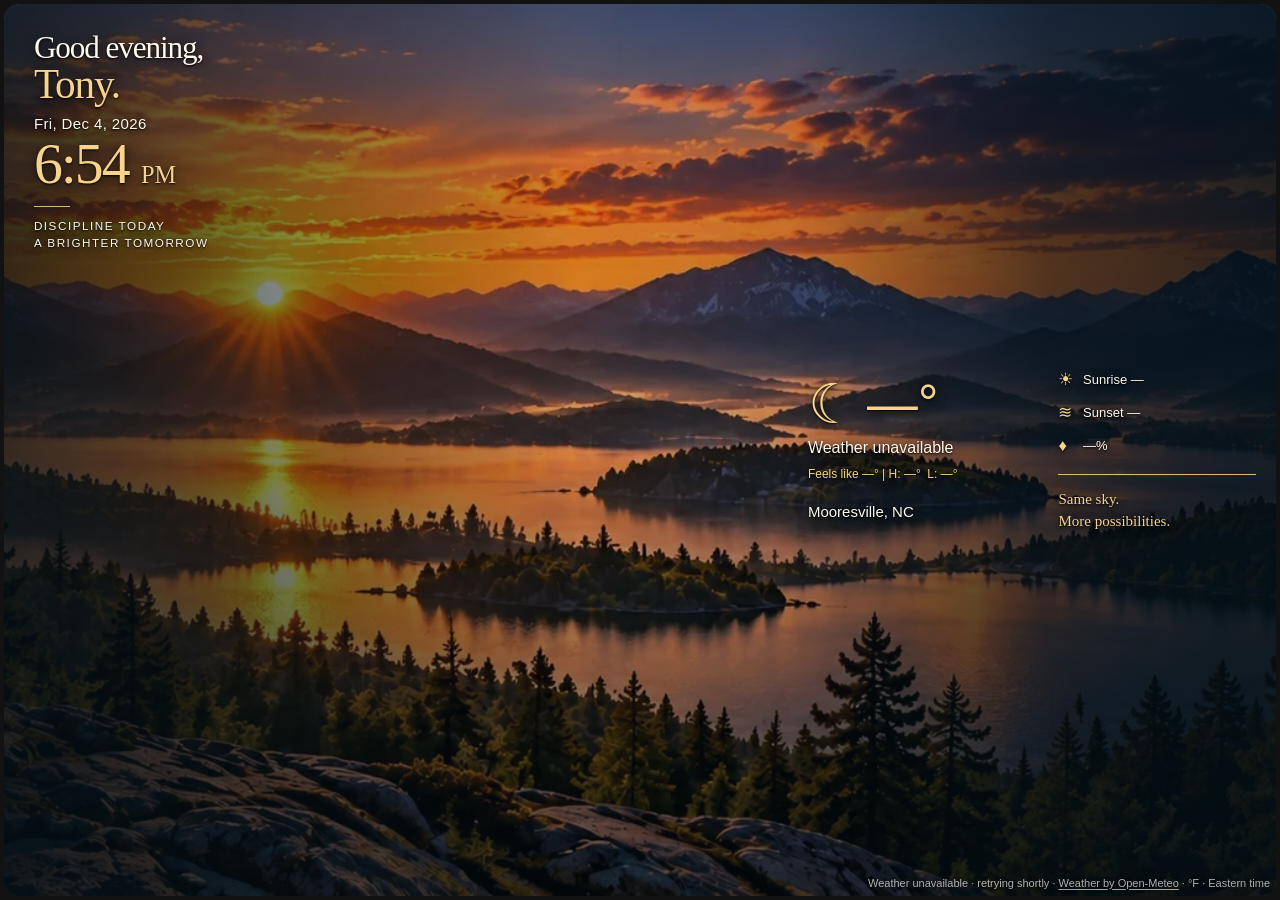
<file: index.html>
<!doctype html>
<html lang="en"><head><meta charset="utf-8"><meta name="viewport" content="width=device-width,initial-scale=1"><meta name="color-scheme" content="dark"><title>Tony OS · Today</title><link rel="stylesheet" href="style.css?v=home-native-cover-v2"><script src="widget.js" defer></script></head>
<body><main class="widget" aria-label="Tony's daily greeting and Mooresville weather">
<section class="greeting"><h1><span id="greeting">Welcome home,</span><br><strong>Tony.</strong></h1><p id="date" class="date">—</p><p class="clock"><span id="time">—</span> <span id="period"></span></p><div class="rule"></div><p class="motto">Discipline today<br>A brighter tomorrow</p></section>
<div id="panorama" class="panorama" role="img" aria-label="Tony OS landscape"></div>
<section class="weather" aria-label="Mooresville weather"><div class="temperature"><span id="icon" aria-hidden="true">☾</span><span id="temperature">—°</span></div><p id="condition" class="condition">Loading weather…</p><p class="details">Feels like <span id="feels">—°</span> <span class="separator">|</span> H: <span id="high">—°</span> &nbsp;L: <span id="low">—°</span></p><p class="location">Mooresville, NC</p></section>
<section class="sun" aria-label="Sunrise, sunset and precipitation"><p><span class="symbol" aria-hidden="true">☀</span> Sunrise <span id="sunrise">—</span></p><p><span class="symbol" aria-hidden="true">≋</span> Sunset <span id="sunset">—</span></p><p title="Today's maximum precipitation probability"><span class="symbol" aria-hidden="true">♦</span> <span id="rain">—%</span><span class="rain-label"> rain</span></p><div class="rule"></div><p class="sky">Same sky. <br>More possibilities.</p></section>
</main><footer><span id="status" role="status">Fetching forecast</span><span> · </span><a href="https://open-meteo.com/" target="_blank" rel="noopener noreferrer">Weather by Open-Meteo</a><span> · °F · Eastern time</span></footer></body></html>
</file>
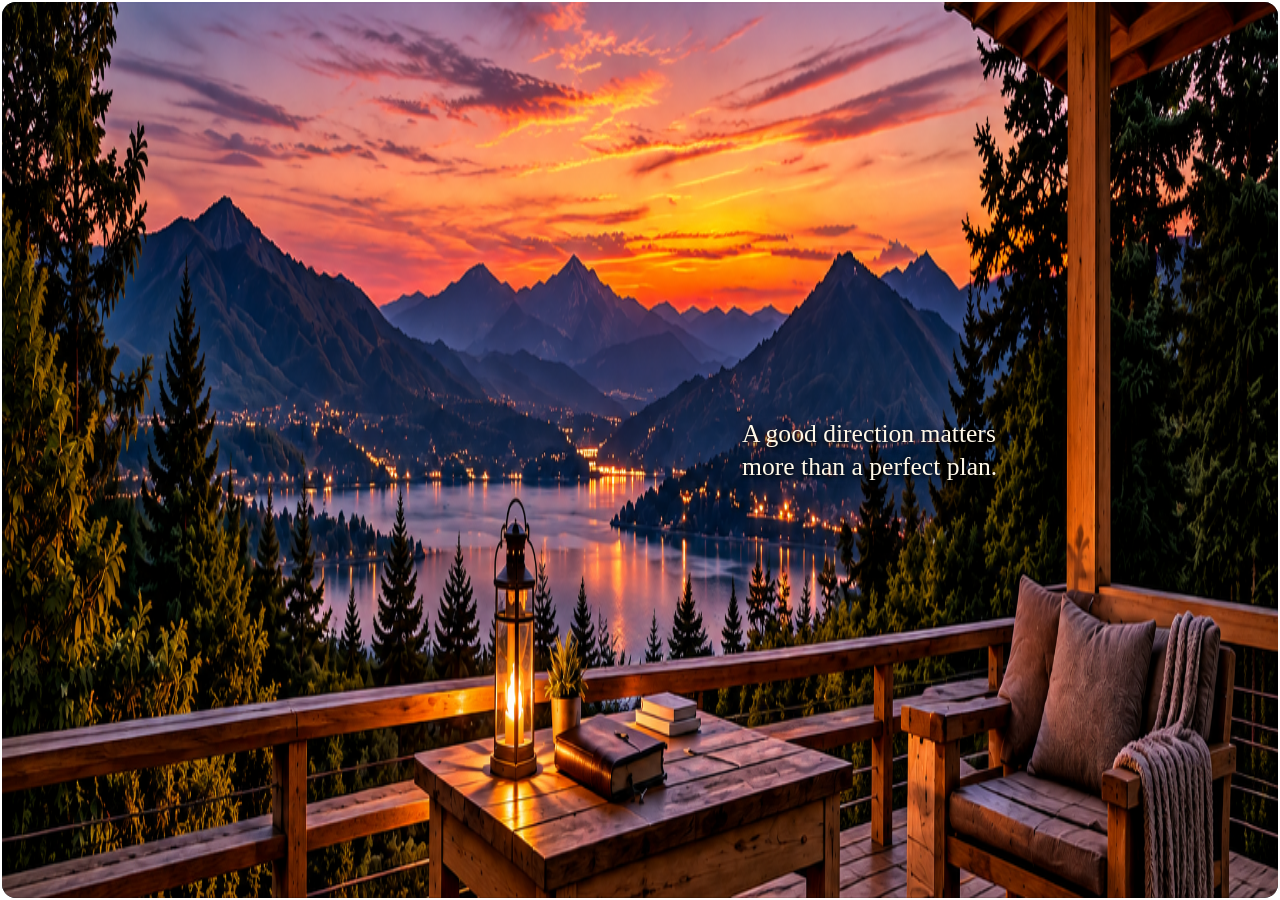
<file: closing.html>
<!doctype html>
<html lang="en"><head><meta charset="utf-8"><meta name="viewport" content="width=device-width,initial-scale=1"><meta name="color-scheme" content="light"><title>Tony OS · Closing Visual</title><link rel="stylesheet" href="closing.css?v=20260916b"><script src="closing.js?v=20260916b" defer></script></head>
<body><main class="closing" aria-label="Tony OS closing landscape"><svg class="landscape" viewBox="0 101 2172 523" preserveAspectRatio="none" role="img" aria-label="Mountain lake panorama"><image class="panorama" href="assets/tony/closing-panorama-day.png" width="2172" height="724" /></svg><img class="compact-landscape" src="assets/tony/closing-visual-day.jpg" alt="Mountain lake landscape"><div class="message"><p class="quote">Same sky. More possibilities.</p></div></main></body></html>
</file>
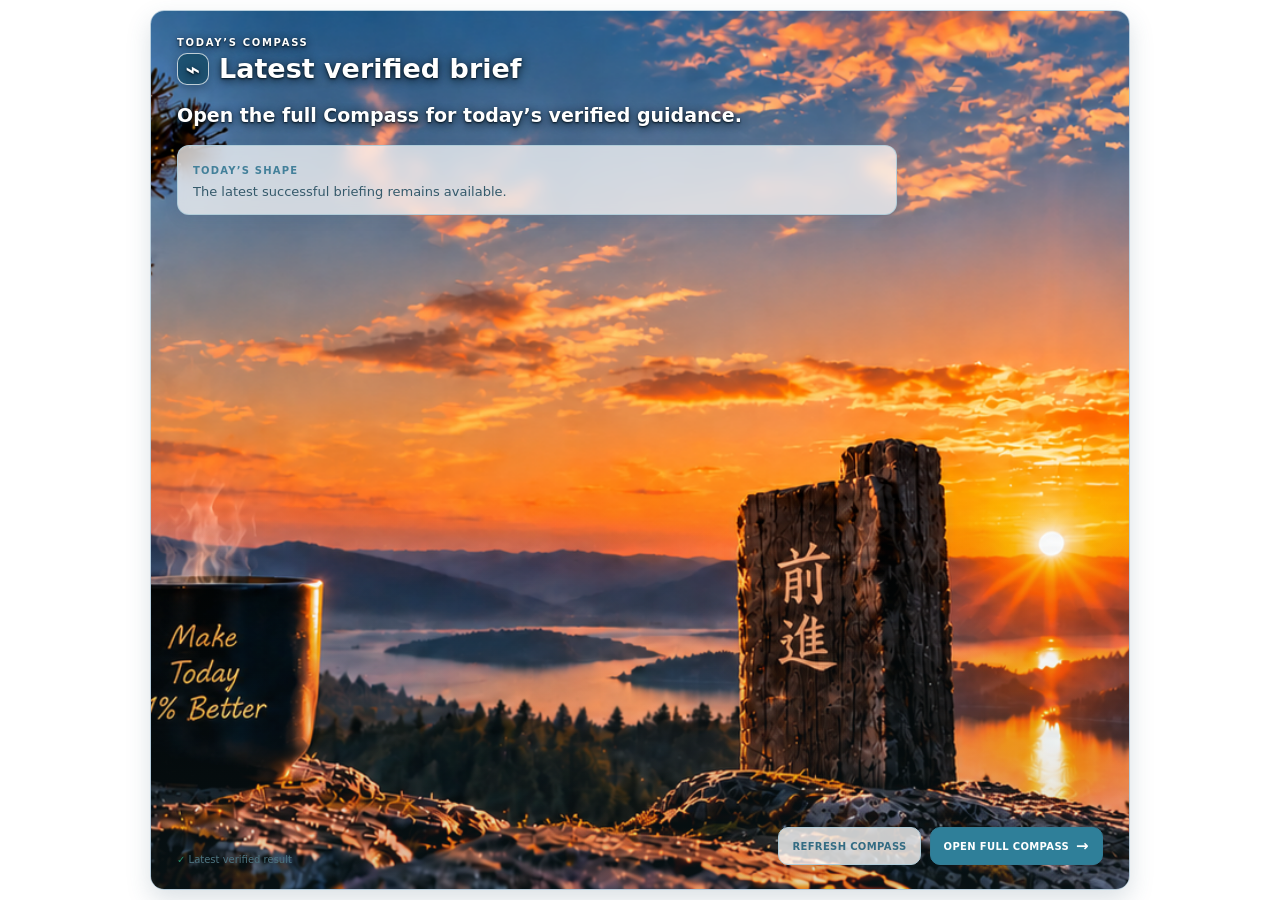
<file: compass.html>
<!doctype html>
<html lang="en">
<head>
  <meta charset="utf-8">
  <meta name="viewport" content="width=device-width,initial-scale=1">
  <meta name="referrer" content="no-referrer">
  <title>Tony OS · Today’s Compass</title>
  <style>
    :root{color-scheme:light;font-family:system-ui,-apple-system,BlinkMacSystemFont,"Segoe UI",sans-serif;color:#173b55}*{box-sizing:border-box}html,body{margin:0;height:100%;min-height:100%;overflow:hidden;background:transparent}body{padding:10px 8px}.compass-card{position:relative;isolation:isolate;width:100%;max-width:980px;height:calc(100vh - 20px);min-height:495px;margin:0 auto;overflow:hidden;border:1px solid #b8cedd;border-radius:14px;background:#edf5fa;box-shadow:0 10px 24px rgba(55,89,112,.18)}.scene{position:absolute;z-index:-1;inset:0;background-image:url("assets/tony/daily-compass-v2.png");background-position:center;background-size:cover}.scene::after{content:"";position:absolute;inset:0;background:linear-gradient(to top,rgba(55,130,150,.13),transparent 45%)}.content{height:100%;display:flex;flex-direction:column;padding:24px 26px}.heading-row{display:flex;align-items:flex-start;justify-content:space-between;gap:16px}.eyebrow{margin:2px 0 5px;color:#467c94;font-size:10px;font-weight:850;letter-spacing:.17em}.heading-row h1{display:flex;align-items:center;gap:10px;margin:0;color:#173b55;font-size:27px;line-height:1.15;text-shadow:0 1px 8px #fff}.compass-mark{display:grid;place-items:center;width:32px;height:32px;border:1px solid #a7cad9;border-radius:10px;background:linear-gradient(145deg,#effaff,#bfdfea);color:#1e7996;font-size:25px;line-height:1;box-shadow:0 3px 8px rgba(45,105,130,.16)}.briefing{width:min(720px,83%);margin-top:18px}.message{margin:0;color:#183d55;font-size:19px;font-weight:750;line-height:1.35;text-wrap:balance}.shape{margin-top:16px;padding:13px 15px;border:1px solid rgba(174,205,217,.9);border-radius:12px;background:rgba(255,255,255,.72);box-shadow:0 5px 14px rgba(62,104,122,.09);backdrop-filter:blur(7px)}.shape-label{color:#43809a;font-size:10px;font-weight:850;letter-spacing:.12em}.shape p{margin:5px 0 0;color:#355a6b;font-size:13px;line-height:1.45}.signals{display:flex;flex-wrap:wrap;gap:8px;margin:12px 0 0;padding:0;list-style:none}.signals li{padding:7px 10px;border:1px solid rgba(180,207,218,.9);border-radius:9px;background:rgba(255,255,255,.68);color:#355a6b;font-size:11px;font-weight:650}.signals li::before{content:"•";margin-right:7px;color:#2b8ba3}footer{display:flex;align-items:end;justify-content:space-between;gap:16px;margin-top:auto}.freshness{margin:0;color:#4d7480;font-size:10px}.freshness span:first-child{color:#278d69;font-weight:900}.actions{display:flex;align-items:center;gap:9px}.action{display:inline-flex;align-items:center;justify-content:center;gap:7px;min-height:38px;padding:9px 13px;border-radius:10px;font-size:10px;font-weight:850;letter-spacing:.035em;text-decoration:none;box-shadow:0 3px 9px rgba(40,85,105,.11);transition:transform .15s ease,background .15s ease}.action:hover{transform:translateY(-1px)}.action.secondary{border:1px solid #afcbd7;background:rgba(255,255,255,.78);color:#346c83}.action.primary{border:1px solid #337b94;background:#2f7f99;color:#fff}.action.primary:hover{background:#286f87}.action span{font-size:15px;line-height:10px}@media(max-width:650px){body{padding:6px 5px}.compass-card{height:calc(100vh - 12px);min-height:440px}.content{padding:18px}.heading-row h1{font-size:22px}.briefing{width:100%;margin-top:14px}.message{font-size:16px}.shape{margin-top:12px}.shape p{font-size:12px}footer{display:block}.freshness{margin-bottom:9px}.actions{justify-content:stretch}.action{flex:1;padding:8px 7px;font-size:9px}}
    .scene{background-image:url("assets/tony/daily-compass-afternoon.png")}
    body[data-time-state="morning"] .scene{background-image:url("assets/tony/daily-compass-morning.png")}
    body[data-time-state="evening"] .scene{background-image:url("assets/tony/daily-compass-evening.png")}
    .eyebrow,.heading-row h1,.message{color:#fff;text-shadow:0 2px 8px rgba(3,18,29,.92),0 1px 2px rgba(3,18,29,.95)}
    .compass-mark{border-color:rgba(255,255,255,.72);background:rgba(9,64,84,.62);color:#fff;box-shadow:0 3px 10px rgba(3,18,29,.3)}
  </style>
</head>
<body>
  <main class="compass-card" aria-label="Tony OS today's Compass">
    <div class="scene" aria-hidden="true"></div>
    <section class="content">
      <header class="heading-row">
        <div>
          <p class="eyebrow">TODAY’S COMPASS</p>
          <h1><span class="compass-mark" aria-hidden="true">⌁</span><span id="date">Latest verified brief</span></h1>
        </div>
      </header>

      <div class="briefing">
        <p class="message" id="message">Open the full Compass for today’s verified guidance.</p>
        <div class="shape">
          <span class="shape-label">TODAY’S SHAPE</span>
          <p id="shape">The latest successful briefing remains available.</p>
        </div>
        <ul class="signals" id="signals" aria-label="Important signals"></ul>
      </div>

      <footer>
        <p class="freshness"><span aria-hidden="true">✓</span> <span id="verifiedAt">Latest verified result</span></p>
        <div class="actions">
          <a class="action secondary" id="refresh" href="http://localhost:5678/form/tony-os-refresh" target="_blank" rel="noopener noreferrer">REFRESH COMPASS</a>
          <a class="action primary" id="open" href="https://app.notion.com/p/f10ba5f84dd341b3a762899defc8f74c" target="_blank" rel="noopener noreferrer">OPEN FULL COMPASS <span aria-hidden="true">→</span></a>
        </div>
      </footer>
    </section>
  </main>

  <script>
    (() => {
      const byId = id => document.getElementById(id);
      const clean = value => typeof value === 'string' ? value.trim() : '';
      const safeUrl = (value, fallback) => {
        try {
          const url = new URL(value);
          return ['https:', 'http:'].includes(url.protocol) ? url.href : fallback;
        } catch (_) { return fallback; }
      };
      const syncTimeState = () => {
        const hour = Number(new Intl.DateTimeFormat('en-US', {
          timeZone: 'America/New_York',
          hour: 'numeric',
          hourCycle: 'h23'
        }).format(new Date()));
        document.body.dataset.timeState = hour < 11 ? 'morning' : hour < 18 ? 'day' : 'evening';
      };
      syncTimeState();
      setInterval(syncTimeState, 60000);
      let data = {};
      try { data = JSON.parse(decodeURIComponent(location.hash.slice(1) || '{}')); } catch (_) {}

      if (clean(data.date)) byId('date').textContent = data.date;
      if (clean(data.message)) byId('message').textContent = data.message;
      if (clean(data.shape)) byId('shape').textContent = data.shape;
      if (clean(data.verifiedAt)) byId('verifiedAt').textContent = `Verified ${data.verifiedAt}`;
      byId('open').href = safeUrl(data.openUrl, byId('open').href);
      byId('refresh').href = safeUrl(data.refreshUrl, byId('refresh').href);

      const signals = Array.isArray(data.signals) ? data.signals.map(clean).filter(Boolean).slice(0, 2) : [];
      for (const signal of signals) {
        const item = document.createElement('li');
        item.textContent = signal;
        byId('signals').appendChild(item);
      }
      if (!signals.length) byId('signals').hidden = true;

      byId('refresh').addEventListener('click', event => {
        const button = event.currentTarget;
        if (button.dataset.opening === 'true') {
          event.preventDefault();
          return;
        }
        button.dataset.opening = 'true';
        button.textContent = 'OPENING SECURE REFRESH…';
        setTimeout(() => {
          button.dataset.opening = 'false';
          button.textContent = 'REFRESH COMPASS';
        }, 10000);
      });
    })();
  </script>
</body>
</html>
</file>
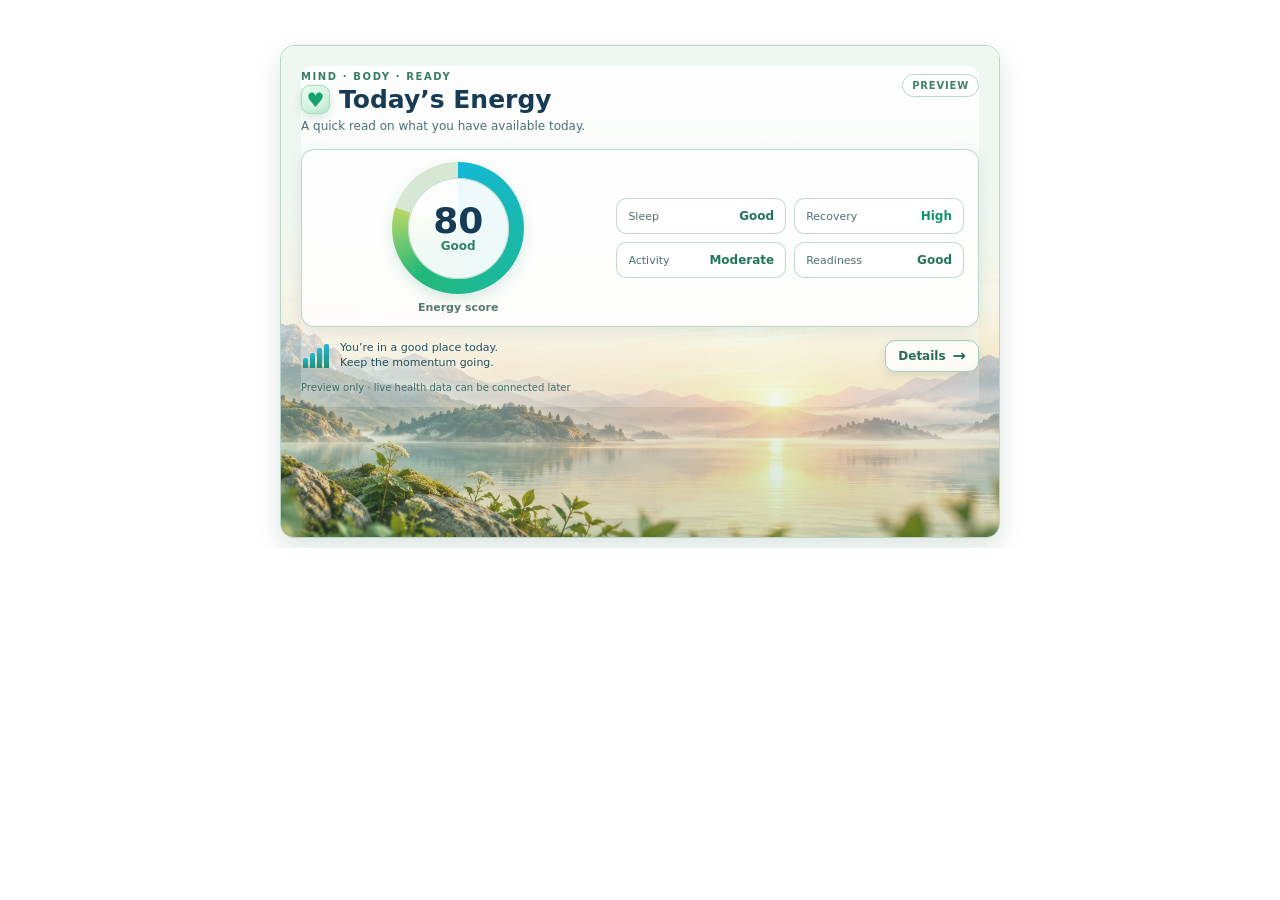
<file: energy-card-test.html>
<!doctype html><html lang="en"><head><meta charset="utf-8"><meta name="viewport" content="width=device-width,initial-scale=1"><meta name="referrer" content="no-referrer"><title>Tony OS · Today's Energy</title><link rel="stylesheet" href="energy-card-test.css?v=6"></head><body><main class="energy-card" aria-label="Tony OS today's energy preview"><div class="energy-layer" aria-hidden="true"></div><section class="content"><div class="heading-row"><div><p class="eyebrow">MIND · BODY · READY</p><h1><span class="energy-mark" aria-hidden="true">♥</span> Today’s Energy</h1><p class="subtitle">A quick read on what you have available today.</p></div><span class="signal">PREVIEW</span></div><div class="energy-grid"><div class="score-wrap" aria-label="Energy score 80, good"><div class="score-ring"><div class="score-core"><strong>80</strong><span>Good</span></div></div><span class="score-label">Energy score</span></div><div class="metrics" aria-label="Energy signals"><div class="metric"><span>Sleep</span><strong>Good</strong></div><div class="metric"><span>Recovery</span><strong class="high">High</strong></div><div class="metric"><span>Activity</span><strong>Moderate</strong></div><div class="metric"><span>Readiness</span><strong>Good</strong></div></div></div><div class="footer-row"><div class="momentum"><span class="bars" aria-hidden="true"><i></i><i></i><i></i><i></i></span><span>You’re in a good place today.<br>Keep the momentum going.</span></div><a href="#details" class="details-link">Details <span aria-hidden="true">→</span></a></div><p class="note">Preview only · live health data can be connected later</p></section></main></body></html>
</file>
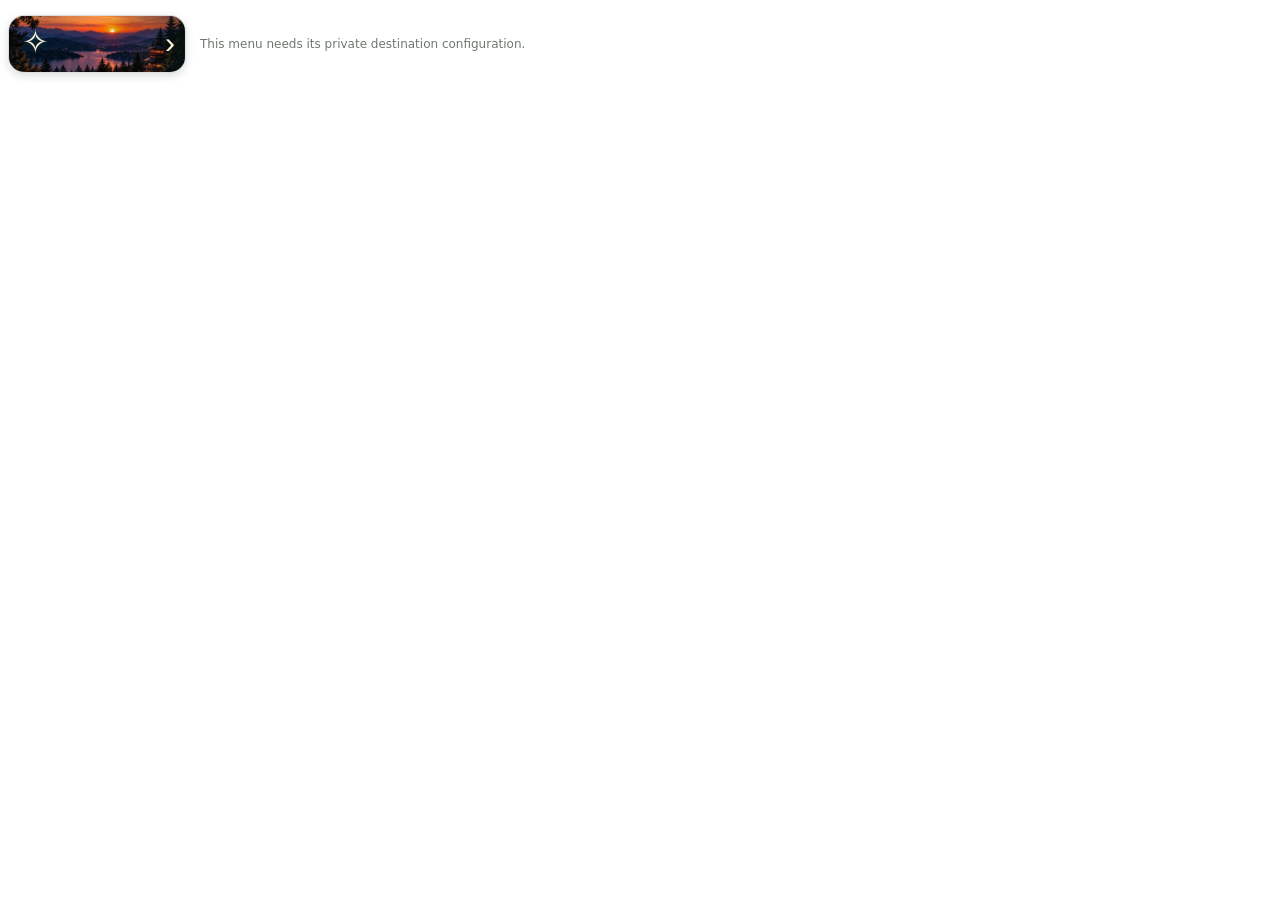
<file: navigation.html>
<!doctype html>
<html lang="en"><head><meta charset="utf-8"><meta name="viewport" content="width=device-width,initial-scale=1"><meta name="referrer" content="no-referrer"><title>Tony OS · Explore</title><link rel="stylesheet" href="navigation.css?v=1"><script src="navigation.js?v=2" defer></script></head>
<body><main class="menu"><button class="picture" type="button" aria-label="Open Tony OS navigation" aria-expanded="false" aria-controls="destinations"><img src="assets/tony/living-banner-day.jpg" alt=""><span class="compass" aria-hidden="true">✧</span><span class="arrow" aria-hidden="true">›</span></button><nav id="destinations" aria-label="Tony OS sections" hidden></nav><p class="notice" hidden>This menu needs its private destination configuration.</p></main></body></html>
</file>
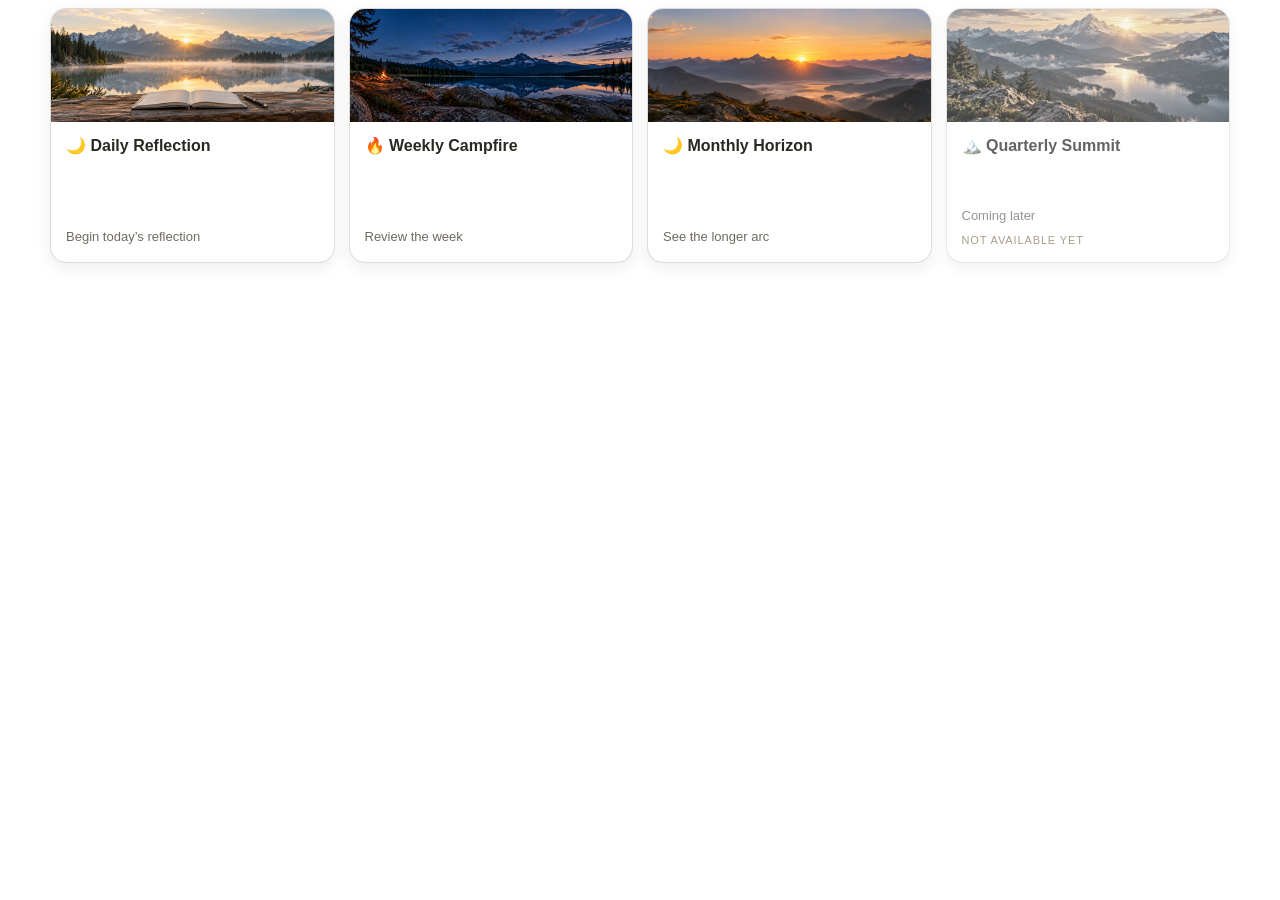
<file: review-path.html>
<!doctype html><html lang="en"><head><meta charset="utf-8"><meta name="viewport" content="width=device-width,initial-scale=1"><title>Review Path</title><style>:root{--ink:#292822;--muted:#6f6b61;--line:rgba(72,64,48,.18);--paper:rgba(255,255,255,.72)}*{box-sizing:border-box}html,body{margin:0}body{font-family:-apple-system,BlinkMacSystemFont,"Segoe UI",sans-serif;color:var(--ink);background:transparent;padding:8px}.cards{display:grid;grid-template-columns:repeat(4,minmax(0,1fr));gap:14px;max-width:1180px;margin:auto}.card{display:flex;flex-direction:column;min-height:255px;border:1px solid var(--line);border-radius:16px;overflow:hidden;background:var(--paper);color:inherit;text-decoration:none;box-shadow:0 5px 16px rgba(48,40,26,.08);transition:transform .16s ease,box-shadow .16s ease}.card:hover,.card:focus-visible{transform:translateY(-2px);box-shadow:0 9px 22px rgba(48,40,26,.14);outline:none}.art{display:block;width:100%;aspect-ratio:2.5/1;object-fit:cover;background:#ddd7ca}.copy{display:flex;flex:1;flex-direction:column;padding:14px 15px 16px}.title{font-size:16px;font-weight:650;line-height:1.25}.description{margin-top:auto;padding-top:10px;font-size:13px;line-height:1.35;color:var(--muted)}.disabled{cursor:default;filter:saturate(.55);opacity:.72}.disabled:hover,.disabled:focus-visible{transform:none;box-shadow:0 5px 16px rgba(48,40,26,.08)}.status{margin-top:9px;font-size:11px;letter-spacing:.08em;text-transform:uppercase;color:#8d7551}@media(max-width:820px){.cards{grid-template-columns:repeat(2,minmax(0,1fr));gap:12px}.card{min-height:235px}}@media(max-width:480px){body{padding:4px}.cards{gap:10px}.card{min-height:215px;border-radius:13px}.copy{padding:11px 12px 13px}.title{font-size:14px}.description{font-size:12px}.status{font-size:10px}}</style></head><body><main aria-label="Review Path"><div class="cards"><a class="card" href="https://app.notion.com/p/3e359e58bea181a8a480dcc23761878b" target="_blank" rel="noopener noreferrer" aria-label="Open Daily Reflection"><img class="art" src="assets/tony/review-daily.png" alt=""><span class="copy"><span class="title">🌙 Daily Reflection</span><span class="description">Begin today’s reflection</span></span></a><a class="card" href="https://app.notion.com/p/3e459e58bea181338a95cb78e3c0ec6c" target="_blank" rel="noopener noreferrer" aria-label="Open Weekly Campfire"><img class="art" src="assets/tony/review-weekly.png" alt=""><span class="copy"><span class="title">🔥 Weekly Campfire</span><span class="description">Review the week</span></span></a><a class="card" href="https://app.notion.com/p/3e459e58bea181109973f67da743fce3" target="_blank" rel="noopener noreferrer" aria-label="Open Monthly Horizon"><img class="art" src="assets/tony/review-monthly.png" alt=""><span class="copy"><span class="title">🌙 Monthly Horizon</span><span class="description">See the longer arc</span></span></a><div class="card disabled" aria-disabled="true"><img class="art" src="assets/tony/review-quarterly.png" alt=""><span class="copy"><span class="title">🏔️ Quarterly Summit</span><span class="description">Coming later</span><span class="status">Not available yet</span></span></div></div></main></body></html>
</file>
<file: style.css>
:root {
  color-scheme: dark;
  --gold: #f7d48d;
  --white: #fffaf0;
}

* { box-sizing: border-box; }
html, body { margin: 0; background: transparent; color: var(--white); }
body { position: relative; padding: 4px; font-family: Arial, Helvetica, sans-serif; }

.widget {
  container-type: inline-size;
  isolation: isolate;
  position: relative;
  display: grid;
  grid-template-columns: 30% 1fr 20% 18%;
  width: 100%;
  min-height: 280px;
  aspect-ratio: 4.55;
  overflow: hidden;
  border-radius: 16px;
  background: #10232a;
  box-shadow: inset 0 0 0 1px rgba(255,255,255,.14);
}

.widget::before {
  content: "";
  position: absolute;
  z-index: -1;
  inset: 0;
  background:
    linear-gradient(90deg, rgba(4,15,21,.78) 0%, rgba(4,15,21,.46) 21%, rgba(4,15,21,.06) 45%, rgba(4,15,21,.12) 62%, rgba(4,15,21,.65) 82%, rgba(4,15,21,.82) 100%),
    linear-gradient(180deg, rgba(2,10,14,.1) 50%, rgba(2,10,14,.58) 100%);
  pointer-events: none;
}

.panorama {
  position: absolute;
  z-index: -2;
  inset: 0;
  background-image: url('assets/tony/identity/TonyOS_Hero_Afternoon.webp');
  background-size: cover;
  background-position: center 48%;
  background-repeat: no-repeat;
  transform: scale(1.002);
}

.widget[data-time-state="morning"] .panorama {
  background-image: url('assets/tony/identity/TonyOS_Hero_Morning.webp');
  background-position: center 48%;
}

.widget[data-time-state="evening"] .panorama {
  background-image: url('assets/tony/identity/TonyOS_Hero_Evening.webp');
  background-position: center 52%;
}

.greeting, .weather, .sun {
  position: relative;
  z-index: 1;
  text-shadow: 0 2px 12px rgba(0,0,0,.72), 0 1px 2px rgba(0,0,0,.9);
}

.greeting { grid-column: 1; padding: 2.2cqw 1cqw 2cqw 2.35cqw; align-self: stretch; }
h1 { margin: 0; font-family: Georgia,'Times New Roman',serif; font-size: clamp(28px,2.45cqw,42px); font-weight: 400; line-height: 1.02; letter-spacing: -.035em; }
h1 strong { color: var(--gold); font-size: 1.32em; font-weight: 400; }
p { margin: 0; }
.date { margin-top: .72cqw; color: var(--white); font-size: clamp(15px,1.18cqw,20px); letter-spacing: .025em; white-space: nowrap; }
.clock { margin-top: .12cqw; color: var(--gold); font-family: Georgia,'Times New Roman',serif; font-size: clamp(46px,4.55cqw,76px); line-height: 1.08; letter-spacing: -.035em; white-space: nowrap; }
.clock #period { font-size: .42em; letter-spacing: 0; }
.rule { height: 1px; background: rgba(247,212,141,.86); }
.greeting .rule { width: 2.8cqw; min-width: 32px; margin: .78cqw 0 .9cqw; }
.motto { color: var(--white); font-size: clamp(11px,.92cqw,15px); line-height: 1.42; letter-spacing: .13em; text-transform: uppercase; white-space: nowrap; }

.weather { grid-column: 3; align-self: center; padding: 1.1cqw .7cqw 1.2cqw 1.2cqw; }
.temperature { display: flex; align-items: center; gap: .8cqw; color: var(--gold); font-size: clamp(46px,4cqw,68px); line-height: 1; white-space: nowrap; }
.temperature #icon { font-family: Georgia,serif; font-size: 1.08em; line-height: .9; }
.condition { margin-top: .65cqw; font-size: clamp(16px,1.18cqw,20px); line-height: 1.25; }
.details { margin-top: .55cqw; color: var(--gold); font-size: clamp(12px,.9cqw,15px); line-height: 1.55; white-space: nowrap; }
.location { margin-top: 1.5cqw; font-size: clamp(15px,1.08cqw,18px); }

.sun { grid-column: 4; align-self: center; padding: 1.15cqw 1.6cqw 1.15cqw .9cqw; }
.sun > p:not(.sky) { margin-bottom: .62cqw; font-size: clamp(13px,.98cqw,17px); line-height: 1.5; white-space: nowrap; }
.symbol { display: inline-block; width: 1.65cqw; min-width: 20px; color: var(--gold); font-size: 1.28em; vertical-align: middle; }
.sun .rule { margin: 1.2cqw 0 1.15cqw; }
.sky { color: var(--gold); font-family: Georgia,'Times New Roman',serif; font-size: clamp(15px,1.12cqw,19px); line-height: 1.42; }
.rain-label { display: none; }

footer { position: absolute; z-index: 2; right: 10px; bottom: 9px; color: rgba(255,255,255,.68); font-size: 11px; line-height: 1.4; text-align: right; text-shadow: 0 1px 4px rgba(0,0,0,.9); }
footer a { color: inherit; text-underline-offset: 2px; }

@media (min-width: 761px) and (max-width: 1120px) {
  .widget { grid-template-columns: 31% 1fr 22% 21%; min-height: 260px; aspect-ratio: 4.05; }
  .greeting { padding-left: 2cqw; }
  .weather { padding-left: 1cqw; }
  .sun { padding-right: 1cqw; }
  .details { white-space: normal; }
}

@media (max-width: 760px) {
  body { padding: 2px; }
  .widget { grid-template-columns: 52% 48%; grid-template-rows: 1fr auto; min-height: 440px; aspect-ratio: auto; border-radius: 14px; }
  .widget::before {
    background:
      linear-gradient(90deg, rgba(3,13,18,.75) 0%, rgba(3,13,18,.2) 56%, rgba(3,13,18,.67) 100%),
      linear-gradient(180deg, rgba(3,13,18,.24) 0%, rgba(3,13,18,.08) 43%, rgba(3,13,18,.84) 100%);
  }
  .panorama, .widget[data-time-state="morning"] .panorama, .widget[data-time-state="evening"] .panorama { background-position: 51% center; }
  .greeting { grid-column: 1; grid-row: 1; align-self: start; padding: 24px 10px 18px 20px; }
  h1 { font-size: clamp(25px,7vw,31px); }
  .date { margin-top: 10px; font-size: 13px; }
  .clock { margin-top: 4px; font-size: clamp(42px,12vw,52px); }
  .greeting .rule { width: 30px; margin: 12px 0; }
  .motto { font-size: 9px; letter-spacing: .075em; }
  .weather { grid-column: 2; grid-row: 1; align-self: start; padding: 24px 16px 18px 8px; }
  .temperature { gap: 7px; font-size: clamp(38px,10.5vw,46px); }
  .condition { margin-top: 12px; font-size: 15px; }
  .details { margin-top: 8px; font-size: 12px; white-space: normal; }
  .separator { display: none; }
  .location { margin-top: 14px; font-size: 13px; }
  .sun { grid-column: 1/-1; grid-row: 2; display: grid; grid-template-columns: repeat(3,auto); gap: 4px 13px; align-self: end; padding: 13px 16px 34px; }
  .sun > p:not(.sky) { margin: 0; font-size: 12px; line-height: 1.6; }
  .symbol { width: 17px; min-width: 17px; font-size: 16px; }
  .sun .rule { display: none; }
  .sun .sky { grid-column: 1/-1; margin-top: 3px; font-size: 14px; }
  .sky br { display: none; }
  .rain-label { display: inline; }
  footer { right: 0; bottom: 8px; width: 100%; font-size: 9px; text-align: center; }
}

@media (max-width: 420px) {
  .widget { min-height: 425px; }
  .greeting { padding-left: 16px; }
  .weather { padding-right: 12px; }
  .sun { gap: 3px 8px; padding-inline: 12px; }
  .sun > p:not(.sky) { font-size: 11px; }
}

/* Standalone identity; landscape and live information remain separate. */
.brand { width: 280px; height: 62px; margin: 0 0 8px; overflow: hidden; border-radius: 8px; background: #101c2c; }
.brand img { display: block; width: 100%; height: 100%; object-fit: cover; object-position: center; }
@media (max-width: 760px) { .brand { width: 248px; height: 58px; margin-bottom: 8px; } }

@media (min-width: 761px) { .widget { min-height: 240px; height: calc(100vh - 8px); max-height: calc(100vh - 8px); } }
</file>
<file: closing.css>
:root{color-scheme:light}*{box-sizing:border-box}html,body{margin:0;width:100%;height:100%;overflow:hidden;background:transparent}body{padding:2px}.closing{position:relative;width:100%;height:100%;border-radius:14px;overflow:hidden;background:#18313c;font-family:Georgia,'Times New Roman',serif}.landscape,.compact-landscape{position:absolute;inset:0;width:100%;height:100%;border:0}.compact-landscape{display:none;object-fit:cover;object-position:center}.message{position:absolute;right:4%;top:50%;transform:translateY(-50%);max-width:38%;padding:0;background:none;color:#fff8e8;text-shadow:0 2px 4px rgba(0,0,0,.9),0 0 12px rgba(0,0,0,.55);font-size:clamp(18px,2vw,32px);line-height:1.3}.quote{margin:0;text-wrap:balance}@media(max-width:600px){.landscape{display:none}.compact-landscape{display:block}.message{right:5%;top:auto;bottom:8%;transform:none;max-width:85%;font-size:clamp(17px,4.5vw,24px)}}
</file>
<file: energy-card-test.css>
:root{color-scheme:light;font-family:system-ui,-apple-system,BlinkMacSystemFont,'Segoe UI',sans-serif;color:#173b55}*{box-sizing:border-box}html,body{margin:0;background:transparent;min-height:100%;overflow:hidden}body{padding:10px 8px}.energy-card{position:relative;isolation:isolate;width:100%;max-width:720px;height:clamp(320px,80vw,575px);margin:0 auto;padding:20px;border:1px solid #b8d5c9;border-radius:14px;overflow:hidden;background:#eff7f1;box-shadow:0 10px 24px rgba(82,123,108,.2)}.energy-layer{position:absolute;z-index:-1;inset:0;background-image:linear-gradient(to bottom,rgba(239,247,241,.98) 0%,rgba(239,247,241,.94) 24%,rgba(239,247,241,.58) 52%,rgba(239,247,241,.12) 73%,rgba(239,247,241,0) 100%),url('assets/tony/energy-lake.jpg');background-position:center bottom;background-size:cover}.energy-layer::after{content:'';position:absolute;inset:56% 0 0;background:linear-gradient(to top,rgba(55,143,113,.22),transparent)}.content{position:relative;padding:2px 0 14px;border-radius:12px;background:linear-gradient(to bottom,rgba(255,255,255,.88),rgba(255,255,255,.18))}.heading-row{display:flex;align-items:flex-start;justify-content:space-between;gap:12px}.eyebrow{margin:3px 0 3px;color:#397d68;font-size:10px;font-weight:800;letter-spacing:.16em}.heading-row h1{display:flex;align-items:center;gap:9px;margin:0;color:#173b55;font-size:25px;text-shadow:0 1px 10px #fff}.subtitle{margin:5px 0 16px;color:#4e6e76;font-size:12px}.energy-mark{display:inline-grid;place-items:center;width:29px;height:29px;border:1px solid #a8d9c2;border-radius:9px;background:linear-gradient(145deg,#e6fff0,#b7e7cb);color:#16a26d;font-size:20px;line-height:1;box-shadow:0 3px 8px rgba(40,115,84,.18)}.signal{margin-top:6px;padding:5px 9px;border:1px solid #b8d8c7;border-radius:999px;background:rgba(255,255,255,.74);color:#438268;font-size:10px;font-weight:800;letter-spacing:.08em;white-space:nowrap}.energy-grid{display:grid;grid-template-columns:minmax(150px,.9fr) minmax(190px,1.1fr);align-items:center;gap:16px;padding:12px 14px;border:1px solid rgba(181,213,198,.9);border-radius:13px;background:rgba(255,255,255,.66);box-shadow:0 5px 15px rgba(51,107,84,.12);backdrop-filter:blur(7px)}.score-wrap{display:grid;justify-items:center;gap:7px}.score-ring{width:132px;height:132px;display:grid;place-items:center;border-radius:50%;background:conic-gradient(#13b8d4 0deg,#22b87a 220deg,#b8d866 288deg,#d6e7d4 288deg 360deg);box-shadow:0 5px 14px rgba(48,131,104,.18)}.score-core{width:101px;height:101px;display:grid;place-content:center;justify-items:center;border-radius:50%;background:rgba(255,255,255,.92);box-shadow:inset 0 0 0 1px rgba(170,209,191,.7)}.score-core strong{color:#173b55;font-size:36px;line-height:1}.score-core span{color:#328369;font-size:12px;font-weight:800}.score-label{color:#54796d;font-size:11px;font-weight:700}.metrics{display:grid;grid-template-columns:1fr 1fr;gap:8px}.metric{display:flex;align-items:center;justify-content:space-between;gap:8px;padding:10px 11px;border:1px solid rgba(181,213,198,.86);border-radius:10px;background:rgba(255,255,255,.78);color:#4d6f72;font-size:11px}.metric strong{color:#217559;font-size:12px}.metric strong.high{color:#119668}.footer-row{display:flex;align-items:center;justify-content:space-between;gap:12px;margin-top:13px}.momentum{display:flex;align-items:center;gap:9px;color:#244f5a;font-size:11px;line-height:1.35;text-shadow:0 1px 6px #fff}.bars{display:flex;align-items:end;gap:2px;height:24px;padding:0 2px}.bars i{display:block;width:5px;border-radius:2px 2px 0 0;background:linear-gradient(#22b9cf,#258d78)}.bars i:nth-child(1){height:10px}.bars i:nth-child(2){height:15px}.bars i:nth-child(3){height:20px}.bars i:nth-child(4){height:24px}.details-link{display:inline-flex;align-items:center;gap:7px;padding:8px 12px;border:1px solid #a3ceb9;border-radius:10px;background:rgba(255,255,255,.78);color:#276d59;font-size:12px;font-weight:800;text-decoration:none;box-shadow:0 3px 9px rgba(40,98,78,.13)}.details-link:hover{background:#fff}.details-link span{font-size:16px;line-height:10px}.note{margin:10px 0 0;color:#3e6d63;font-size:10px;text-shadow:0 1px 6px #fff}@media(max-width:600px){body{padding:8px 5px}.energy-card{height:clamp(290px,80vw,480px);padding:16px}.energy-grid{grid-template-columns:1fr 1.2fr;gap:9px;padding:10px}.score-ring{width:108px;height:108px}.score-core{width:83px;height:83px}.score-core strong{font-size:30px}.metric{padding:8px 7px;font-size:10px}.metric strong{font-size:11px}}



.energy-card{height:493px!important;min-height:493px!important;top:auto!important;margin:35px auto 0!important}}
</file>
<file: navigation.css>
:root{color-scheme:light;font-family:system-ui,-apple-system,BlinkMacSystemFont,'Segoe UI',sans-serif;color:#263b37}*{box-sizing:border-box}html,body{margin:0;background:transparent;height:100%;overflow:hidden}body{padding:10px 8px}.menu{display:flex;align-items:center;gap:14px;height:68px;max-width:100%;}.picture{position:relative;flex:0 0 auto;width:178px;height:58px;padding:0;border:1px solid rgba(66,89,78,.18);border-radius:16px;overflow:hidden;cursor:pointer;box-shadow:0 3px 8px rgba(31,53,43,.16);transition:width .25s ease,box-shadow .2s ease}.picture img{width:100%;height:100%;object-fit:cover;object-position:center 48%;display:block}.picture::after{content:'';position:absolute;inset:0;background:linear-gradient(90deg,rgba(5,31,34,.15),transparent 50%,rgba(5,31,34,.42))}.compass{position:absolute;z-index:1;left:13px;top:7px;color:#fff7df;font-size:32px;text-shadow:0 1px 5px #173431}.arrow{position:absolute;z-index:1;right:10px;top:10px;font-size:30px;color:#fff7df;transition:transform .25s}.picture:hover{box-shadow:0 5px 12px rgba(31,53,43,.25)}.picture:focus-visible,a:focus-visible{outline:2px solid #47765e;outline-offset:3px}.menu.open .picture{width:78px}.menu.open .arrow{transform:rotate(180deg)}.menu.open .compass{left:8px;font-size:27px;top:10px}nav{display:flex;align-items:center;gap:8px;overflow-x:auto;overflow-y:hidden;scrollbar-width:thin;scrollbar-color:#c6d3cb transparent;min-width:0;padding:7px 3px 10px;animation:reveal .25s ease;}nav[hidden],.notice[hidden]{display:none}a{flex:0 0 auto;display:flex;align-items:center;gap:7px;min-height:43px;padding:0 13px;border:1px solid #e2e8e2;border-radius:12px;background:linear-gradient(#fffefb,#f7f8f2);color:#30453c;text-decoration:none;font-size:13px;font-weight:550;white-space:nowrap;box-shadow:0 2px 5px rgba(36,54,43,.08);transition:transform .15s,background .15s}a:hover{transform:translateY(-2px);background:#edf4ec;border-color:#b6cdbb}.icon{font-size:16px}.notice{font-size:12px;color:#6d7970;margin:0}@keyframes reveal{from{opacity:0;transform:translateX(-8px)}to{opacity:1;transform:none}}@media(max-width:600px){body{padding:8px 5px}.menu{gap:8px}.menu.open .picture{width:65px}.menu.open .compass{font-size:23px;left:6px;top:13px}.menu.open .arrow{right:6px}.picture{width:158px}a{padding:0 11px;font-size:13px}}@media(prefers-reduced-motion:reduce){*,*::before,*::after{animation:none!important;transition:none!important}}
</file>
